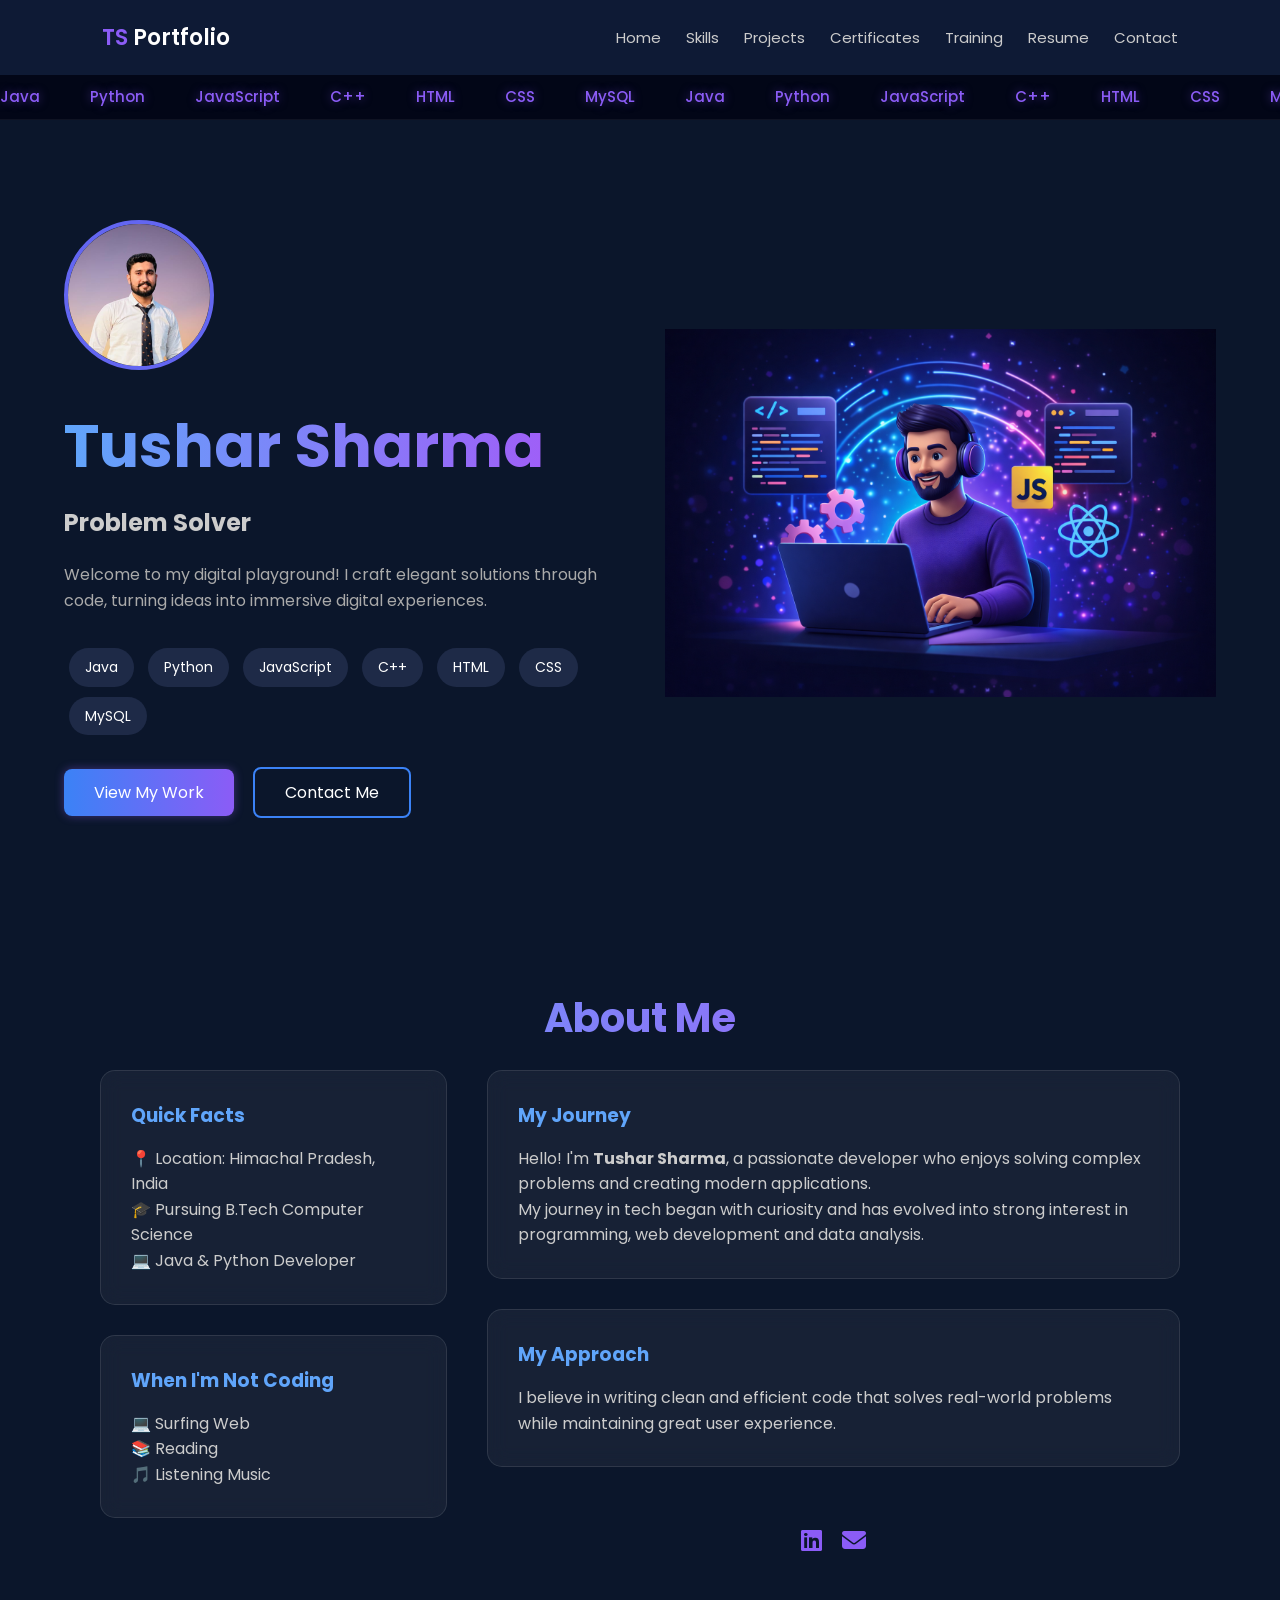
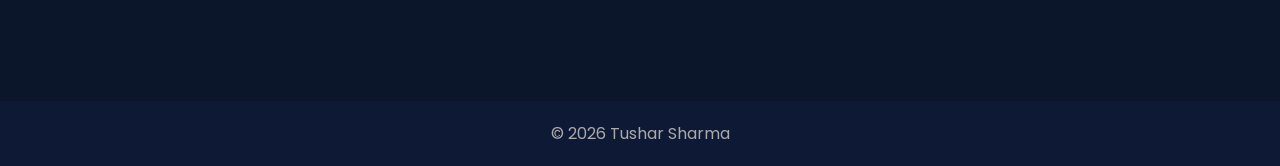
<file: index.html>
<!DOCTYPE html>
<html lang="en">

<head>

<meta charset="UTF-8">
<meta name="viewport" content="width=device-width, initial-scale=1.0">

<title>Tushar Sharma Portfolio</title>

<link rel="stylesheet" href="style.css">

<link href="https://fonts.googleapis.com/css2?family=Poppins:wght@300;400;600&display=swap" rel="stylesheet">

<!-- ADD THIS FOR ICONS -->
<link rel="stylesheet"
href="https://cdnjs.cloudflare.com/ajax/libs/font-awesome/6.5.1/css/all.min.css">

</head>

<body>

<!-- https://portfolio-amber-tau-wenro6rjv8.vercel.app/ -->
<!-- NAVBAR -->

<nav class="navbar">

<div class="logo">
<span>TS</span> Portfolio
</div>

<ul>
<li><a href="#home">Home</a></li>
<li><a href="skills.html">Skills</a></li>
<li><a href="projects.html">Projects</a></li>
<li><a href="certificates.html">Certificates</a></li>
<li><a href="extra.html">Training</a></li>
<li><a href="resume.html">Resume</a></li>
<li><a href="contact.html">Contact</a></li>
</ul>

</nav>

<!-- TOP TICKER -->
<div class="top-ticker">
  <div class="ticker-track">
    <span>Java</span>
    <span>Python</span>
    <span>JavaScript</span>
    <span>C++</span>
    <span>HTML</span>
    <span>CSS</span>
    <span>MySQL</span>

    <!-- duplicate -->
    <span>Java</span>
    <span>Python</span>
    <span>JavaScript</span>
    <span>C++</span>
    <span>HTML</span>
    <span>CSS</span>
    <span>MySQL</span>


    <!-- duplicate -->
    <span>Java</span>
    <span>Python</span>
    <span>JavaScript</span>
    <span>C++</span>
    <span>HTML</span>
    <span>CSS</span>
    <span>MySQL</span>
  </div>
</div>

<!-- HERO SECTION -->

<section class="hero">

<div class="hero-container">




<!-- LEFT CONTENT -->

<div class="hero-left">

<img src="photo.jpeg" class="profile">

<h1 class="gradient-text">Tushar Sharma</h1>

<h2 class="role">Problem Solver</h2>

<p>
Welcome to my digital playground! I craft elegant solutions through code,
turning ideas into immersive digital experiences.
</p>

<div class="skills">
<span>Java</span>
<span>Python</span>
<span>JavaScript</span>
<span>C++</span>
<span>HTML</span>
<span>CSS</span>
<span>MySQL</span>
</div>

<div class="buttons">
<a href="projects.html" class="btn1">View My Work</a>
<a href="contact.html" class="btn2">Contact Me</a>
</div>

</div>


<!-- RIGHT 3D IMAGE -->

<div class="hero-right">

<img src="3d.png" class="hero-3d">

</div>

</div>

</section>

<!-- ABOUT SECTION -->

<section class="about">

<h2 class="section-title">About Me</h2>

<div class="about-container">

<!-- LEFT SIDE -->

<div class="left-about">

<div class="card">
<h3>Quick Facts</h3>
<p>📍 Location: Himachal Pradesh, India</p>
<p>🎓 Pursuing B.Tech Computer Science</p>
<p>💻 Java & Python Developer</p>
</div>

<div class="card">
<h3>When I'm Not Coding</h3>
<p>💻 Surfing Web</p>
<p>📚 Reading</p>
<p>🎵 Listening Music</p>
</div>

</div>


<!-- RIGHT SIDE -->

<div class="right-about">

<div class="card">

<h3>My Journey</h3>

<p>
Hello! I'm <b>Tushar Sharma</b>, a passionate developer who enjoys solving
complex problems and creating modern applications.
</p>

<p>
My journey in tech began with curiosity and has evolved into strong
interest in programming, web development and data analysis.
</p>

</div>


<div class="card">

<h3>My Approach</h3>

<p>
I believe in writing clean and efficient code that solves real-world
problems while maintaining great user experience.
</p>

</div>


<!-- SOCIAL ICONS -->

<div class="social-icons">

<a href="https://www.linkedin.com/in/tushar-sharma-a736a018b/">
<i class="fa-brands fa-linkedin"></i>
</a>

<a href="mailto:tusharsharma11000@example.com">
<i class="fa-solid fa-envelope"></i>
</a>

</div>

</div>

</div>

</section>



<footer>

<p>© 2026 Tushar Sharma</p>

</footer>

<script src="script.js"></script>

</body>

</html>
</file>
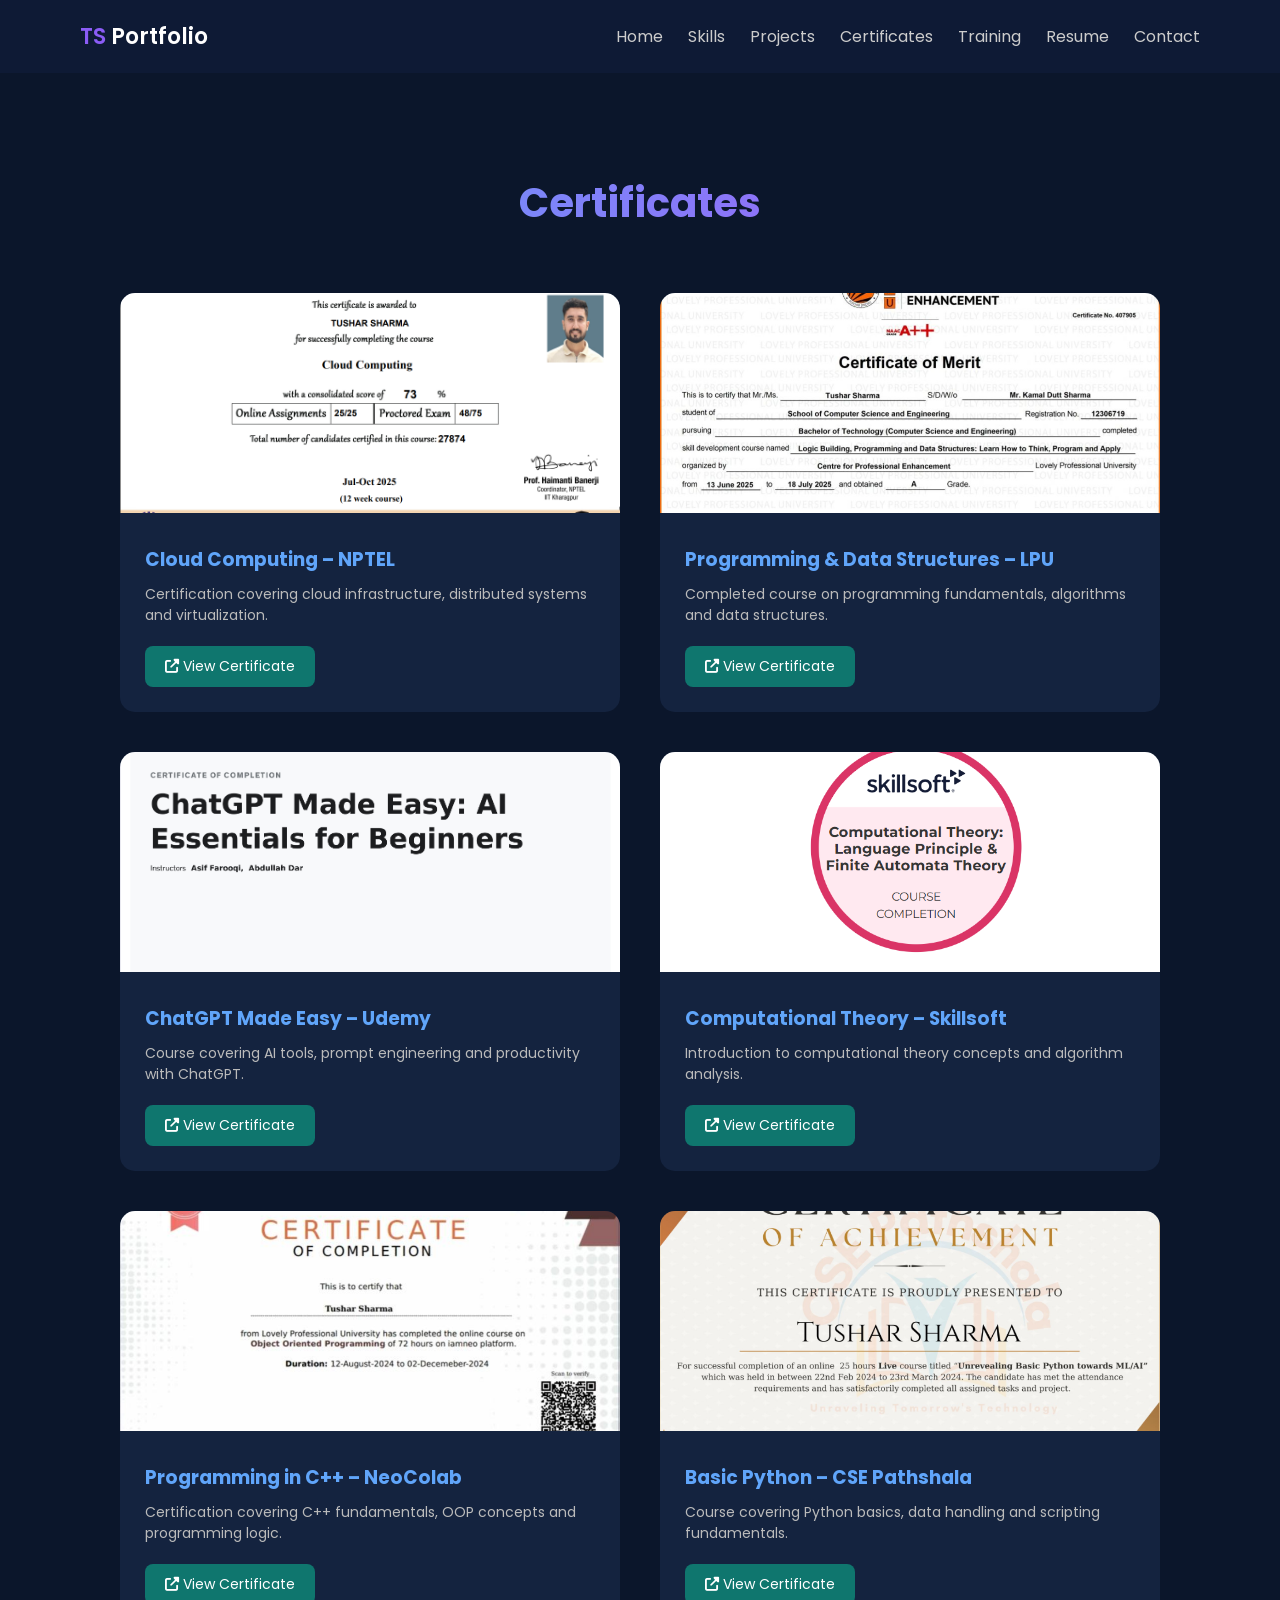
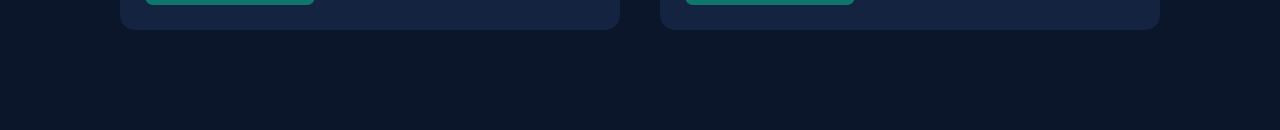
<file: certificates.html>
<!DOCTYPE html>

<html lang="en">

<head>
<meta charset="UTF-8">
<meta name="viewport" content="width=device-width, initial-scale=1.0">

<title>Certificates | Tushar Sharma</title>

<link rel="stylesheet" href="certificates.css">

<link rel="stylesheet"
href="https://cdnjs.cloudflare.com/ajax/libs/font-awesome/6.5.1/css/all.min.css">

<link href="https://fonts.googleapis.com/css2?family=Poppins:wght@300;400;600&display=swap" rel="stylesheet">

</head>

<body>

<!-- NAVBAR -->

<nav class="navbar">
<div class="logo"><span>TS</span> Portfolio</div>

<ul>
<li><a href="index.html">Home</a></li>
<li><a href="skills.html">Skills</a></li>
<li><a href="projects.html">Projects</a></li>
<li><a href="certificates.html">Certificates</a></li>
<li><a href="extra.html">Training</a></li>
<li><a href="resume.html">Resume</a></li>
<li><a href="contact.html">Contact</a></li>
</ul>
</nav>

<!-- CERTIFICATES SECTION -->

<section class="certificates">

<h2 class="section-title">Certificates</h2>

<div class="cert-container">

<!-- CERTIFICATE 1 -->

<div class="cert-card">
<img src="NPTL.png" class="cert-img">
<div class="cert-content">
<h3>Cloud Computing – NPTEL</h3>
<p>Certification covering cloud infrastructure, distributed systems and virtualization.</p>
<a href="https://archive.nptel.ac.in/noc/Ecertificate/?q=NPTEL25CS107S135870020410941827" class="cert-btn">
<i class="fa-solid fa-up-right-from-square"></i> View Certificate
</a>
</div>
</div>

<!-- CERTIFICATE 2 -->

<div class="cert-card">
<img src="cert2.png" class="cert-img">
<div class="cert-content">
<h3>Programming & Data Structures – LPU</h3>
<p>Completed course on programming fundamentals, algorithms and data structures.</p>
<a href="https://www.linkedin.com/posts/tushar-sharma-a736a018b_learning-programming-datastructures-activity-7370269265947447296-OlE9/?utm_source=share&utm_medium=member_desktop&rcm=ACoAACzGJ_cBYpk13WdXmJkdjZjWjBbntXmwJqo" class="cert-btn">
<i class="fa-solid fa-up-right-from-square"></i> View Certificate
</a>
</div>
</div>

<!-- CERTIFICATE 3 -->

<div class="cert-card">
<img src="cert3.png" class="cert-img">
<div class="cert-content">
<h3>ChatGPT Made Easy – Udemy</h3>
<p>Course covering AI tools, prompt engineering and productivity with ChatGPT.</p>
<a href="https://www.udemy.com/certificate/UC-3c59edfa-e149-41e5-9077-3f76a1113ea8/" class="cert-btn">
<i class="fa-solid fa-up-right-from-square"></i> View Certificate
</a>
</div>
</div>

<!-- CERTIFICATE 4 -->

<div class="cert-card">
<img src="cert4.png" class="cert-img">
<div class="cert-content">
<h3>Computational Theory – Skillsoft</h3>
<p>Introduction to computational theory concepts and algorithm analysis.</p>
<a href="https://skillsoft.digitalbadges.skillsoft.com/94e1f18a-9ef0-4b16-8bff-8b86dcd2cbd4#acc.aVWoD62C" class="cert-btn">
<i class="fa-solid fa-up-right-from-square"></i> View Certificate
</a>
</div>
</div>

<!-- CERTIFICATE 5 -->

<div class="cert-card">
<img src="cert5.png" class="cert-img">
<div class="cert-content">
<h3>Programming in C++ – NeoColab</h3>
<p>Certification covering C++ fundamentals, OOP concepts and programming logic.</p>
<a href="https://lpucolab438.examly.io/certificate/U2FsdGVkX19T19nMUDCtij9QlmXdqTYeD7lGo22POz8%3D" class="cert-btn">
<i class="fa-solid fa-up-right-from-square"></i> View Certificate
</a>
</div>
</div>

<!-- CERTIFICATE 6 -->

<div class="cert-card">
<img src="cert6.png" class="cert-img">
<div class="cert-content">
<h3>Basic Python – CSE Pathshala</h3>
<p>Course covering Python basics, data handling and scripting fundamentals.</p>
<a href="https://www.linkedin.com/posts/tushar-sharma-a736a018b_activity-7180166533967409153-Zo_h/?utm_source=share&utm_medium=member_desktop&rcm=ACoAACzGJ_cBYpk13WdXmJkdjZjWjBbntXmwJqo" class="cert-btn">
<i class="fa-solid fa-up-right-from-square"></i> View Certificate
</a>
</div>
</div>

</div>

</section>

</body>
</html>
</file>
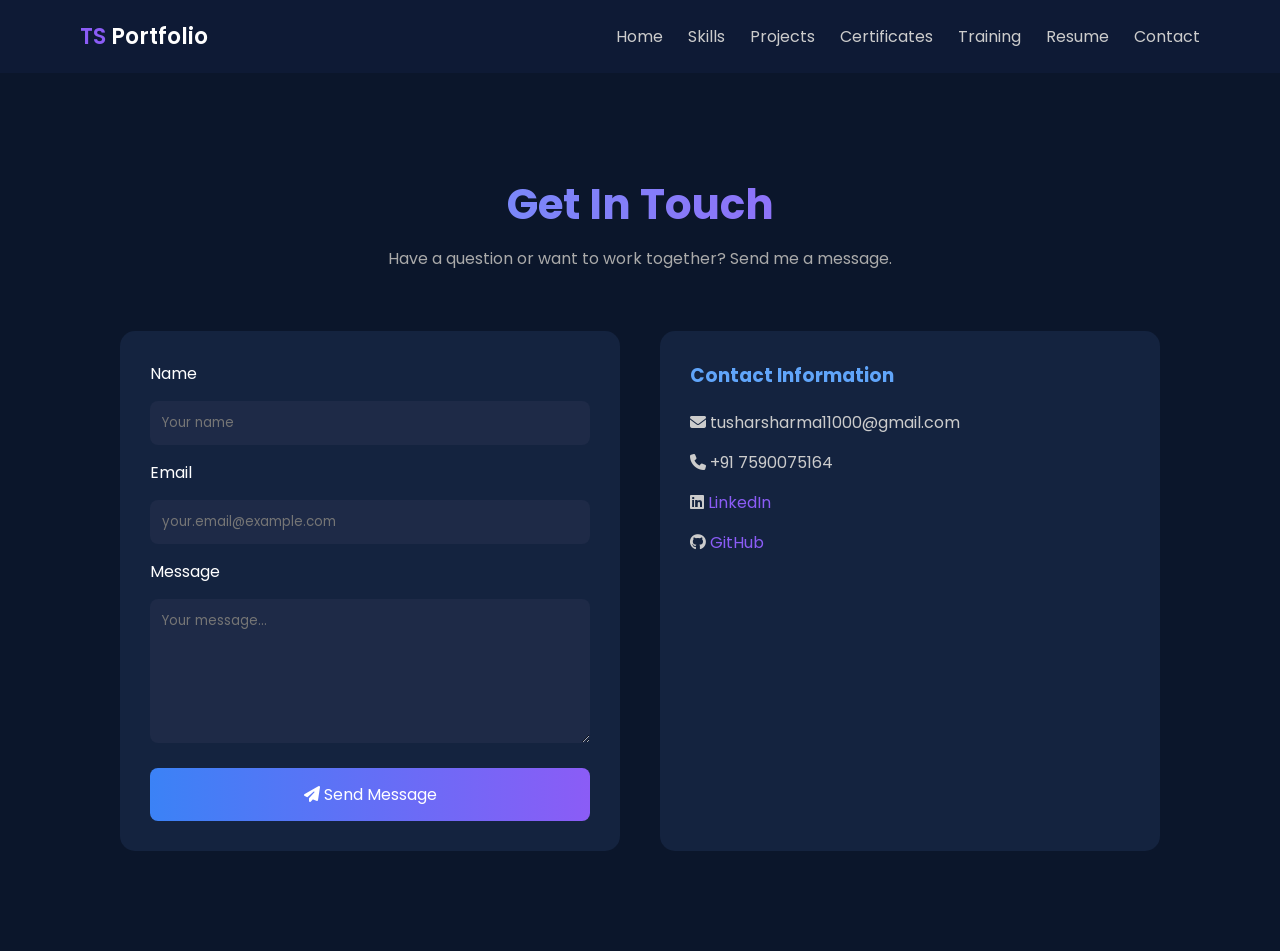
<file: contact.html>
<!DOCTYPE html>

<html lang="en">

<head>
<meta charset="UTF-8">
<meta name="viewport" content="width=device-width, initial-scale=1.0">

<title>Contact | Tushar Sharma</title>

<link rel="stylesheet" href="contact.css">

<link rel="stylesheet"
href="https://cdnjs.cloudflare.com/ajax/libs/font-awesome/6.5.1/css/all.min.css">

<link href="https://fonts.googleapis.com/css2?family=Poppins:wght@300;400;600&display=swap" rel="stylesheet">

</head>

<body>

<!-- NAVBAR -->

<nav class="navbar">

<div class="logo">
<span>TS</span> Portfolio
</div>

<ul>
<li><a href="index.html">Home</a></li>
<li><a href="skills.html">Skills</a></li>
<li><a href="projects.html">Projects</a></li>
<li><a href="certificates.html">Certificates</a></li>
<li><a href="extra.html">Training</a></li>
<li><a href="resume.html">Resume</a></li>
<li><a href="contact.html">Contact</a></li>
</ul>

</nav>

<!-- CONTACT SECTION -->

<section class="contact">

<h2 class="title">Get In Touch</h2>

<p class="subtitle">
Have a question or want to work together? Send me a message.
</p>

<div class="contact-container">

<!-- CONTACT FORM -->

<form action="https://formspree.io/f/mojkdaqd" method="POST" class="contact-form">

<label>Name</label> <input type="text" name="name" placeholder="Your name" required>

<label>Email</label> <input type="email" name="email" placeholder="your.email@example.com" required>

<label>Message</label>

<textarea name="message" rows="6" placeholder="Your message..." required></textarea>

<button type="submit">
<i class="fa-solid fa-paper-plane"></i> Send Message
</button>

</form>

<!-- CONTACT INFO -->

<div class="contact-info">

<h3>Contact Information</h3>

<p>
<i class="fa-solid fa-envelope"></i>
tusharsharma11000@gmail.com
</p>

<p>
<i class="fa-solid fa-phone"></i>
+91 7590075164
</p>

<p>
<i class="fa-brands fa-linkedin"></i>
<a href="https://www.linkedin.com/in/tushar-sharma-a736a018b/">LinkedIn</a>
</p>

<p>
<i class="fa-brands fa-github"></i>
<a href="https://github.com/tusharsharma11000">GitHub</a>
</p>

</div>

</div>

</section>

</body>
</html>
</file>
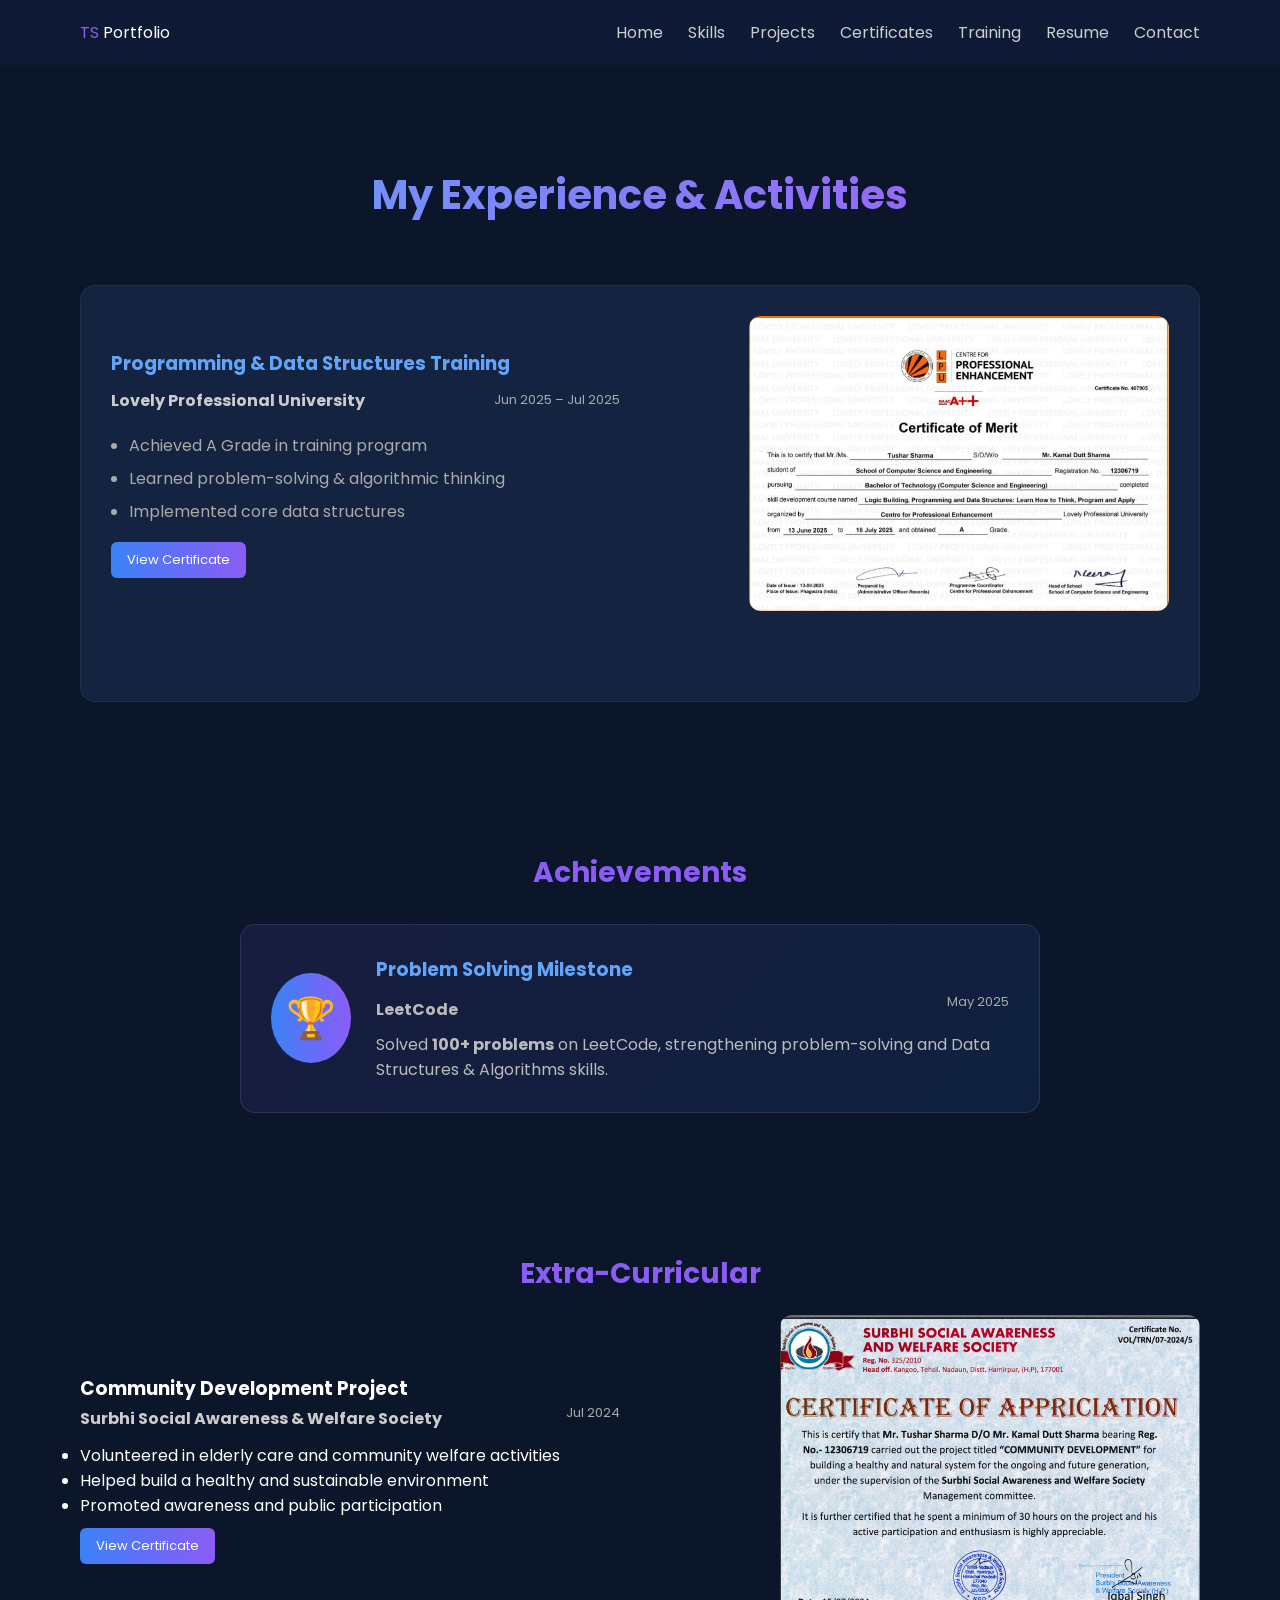
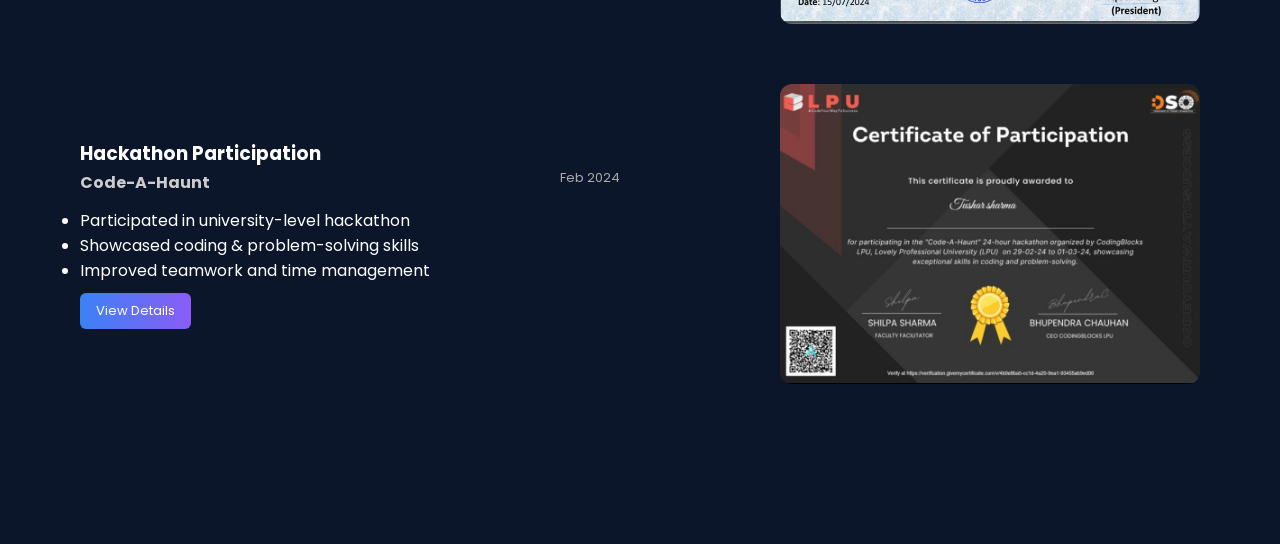
<file: extra.html>
<!DOCTYPE html>
<html lang="en">
<head>
<meta charset="UTF-8">
<meta name="viewport" content="width=device-width, initial-scale=1.0">

<title>Activities | Tushar Sharma</title>

<link rel="stylesheet" href="extra.css">
<link href="https://fonts.googleapis.com/css2?family=Poppins:wght@300;400;600&display=swap" rel="stylesheet">
</head>

<body>

<!-- NAVBAR -->

<nav class="navbar">
<div class="logo"><span>TS</span> Portfolio</div>

<ul>
<li><a href="index.html">Home</a></li>
<li><a href="skills.html">Skills</a></li>
<li><a href="projects.html">Projects</a></li>
<li><a href="certificates.html">Certificates</a></li>
<li><a href="extra.html">Training</a></li>
<li><a href="resume.html">Resume</a></li>
<li><a href="contact.html">Contact</a></li>
</ul>
</nav>


<section class="extra">

<h2 class="section-title">My Experience & Activities</h2>

<!-- TRAINING SECTION -->

<div class="extra-card">

<div class="extra-flex">

<!-- LEFT CONTENT -->
<div class="extra-text">

<h3>Programming & Data Structures Training</h3>

<div class="edu-row">
    <p class="university"><b>Lovely Professional University</b></p>
    <span class="date">Jun 2025 – Jul 2025</span>
</div>

<ul>
<li>Achieved A Grade in training program</li>
<li>Learned problem-solving & algorithmic thinking</li>
<li>Implemented core data structures</li>
</ul>

<a href="https://www.linkedin.com/posts/tushar-sharma-a736a018b_learning-programming-datastructures-activity-7370269265947447296-OlE9/?utm_source=share&utm_medium=member_desktop&rcm=ACoAACzGJ_cBYpk13WdXmJkdjZjWjBbntXmwJqo" class="extra-btn">View Certificate</a>

</div>

<!-- RIGHT IMAGE -->
<div class="extra-image">
<img src="training.png" alt="Training Image">
</div>

</div>

</div>

<!-- ACHIEVEMENTS SECTION -->

<section class="achievements">

<h2 class="sub-title">Achievements</h2>

<div class="achievement-card">

<div class="achievement-icon">
🏆
</div>

<div class="achievement-content">

<h3>Problem Solving Milestone</h3>

<div class="edu-row">
<p><b>LeetCode</b></p>
<span class="date">May 2025</span>
</div>

<p>
Solved <b>100+ problems</b> on LeetCode, strengthening problem-solving
and Data Structures & Algorithms skills.
</p>

</div>

</div>

</section>

<!-- EXTRA CURRICULAR -->

<h3 class="sub-title">Extra-Curricular</h3>

<div class="extra-container">

<!-- CARD 1 -->

<div class="extra-flex">

    <!-- LEFT TEXT -->
    <div class="extra-text">

        <h3>Community Development Project</h3>

        <div class="edu-row">
            <p class="university"><b>Surbhi Social Awareness & Welfare Society</b></p>
            <span class="date">Jul 2024</span>
        </div>

        <ul>
            <li>Volunteered in elderly care and community welfare activities</li>
            <li>Helped build a healthy and sustainable environment</li>
            <li>Promoted awareness and public participation</li>
        </ul>

        <a href="https://drive.google.com/file/d/1ZMl-3VLCyiRcY9HdqrcumEVCI-cafDE4/view" class="extra-btn">View Certificate</a>

    </div>

    <!-- RIGHT IMAGE -->
    <div class="extra-image">
        <img src="community.png" alt="Community Project">
    </div>

</div>

<!-- CARD 2 -->

<div class="extra-flex">

    <div class="extra-text">

        <h3>Hackathon Participation</h3>

        <div class="edu-row">
            <p class="university"><b>Code-A-Haunt</b></p>
            <span class="date">Feb 2024</span>
        </div>

        <ul>
            <li>Participated in university-level hackathon</li>
            <li>Showcased coding & problem-solving skills</li>
            <li>Improved teamwork and time management</li>
        </ul>

        <a href="https://certificate.givemycertificate.com/c/4b0e8ba5-cc1d-4a20-9ea1-93455ab9ed00" class="extra-btn">View Details</a>

    </div>

    <div class="extra-image">
        <img src="hackathon.png" alt="Hackathon">
    </div>

</div>
</file>
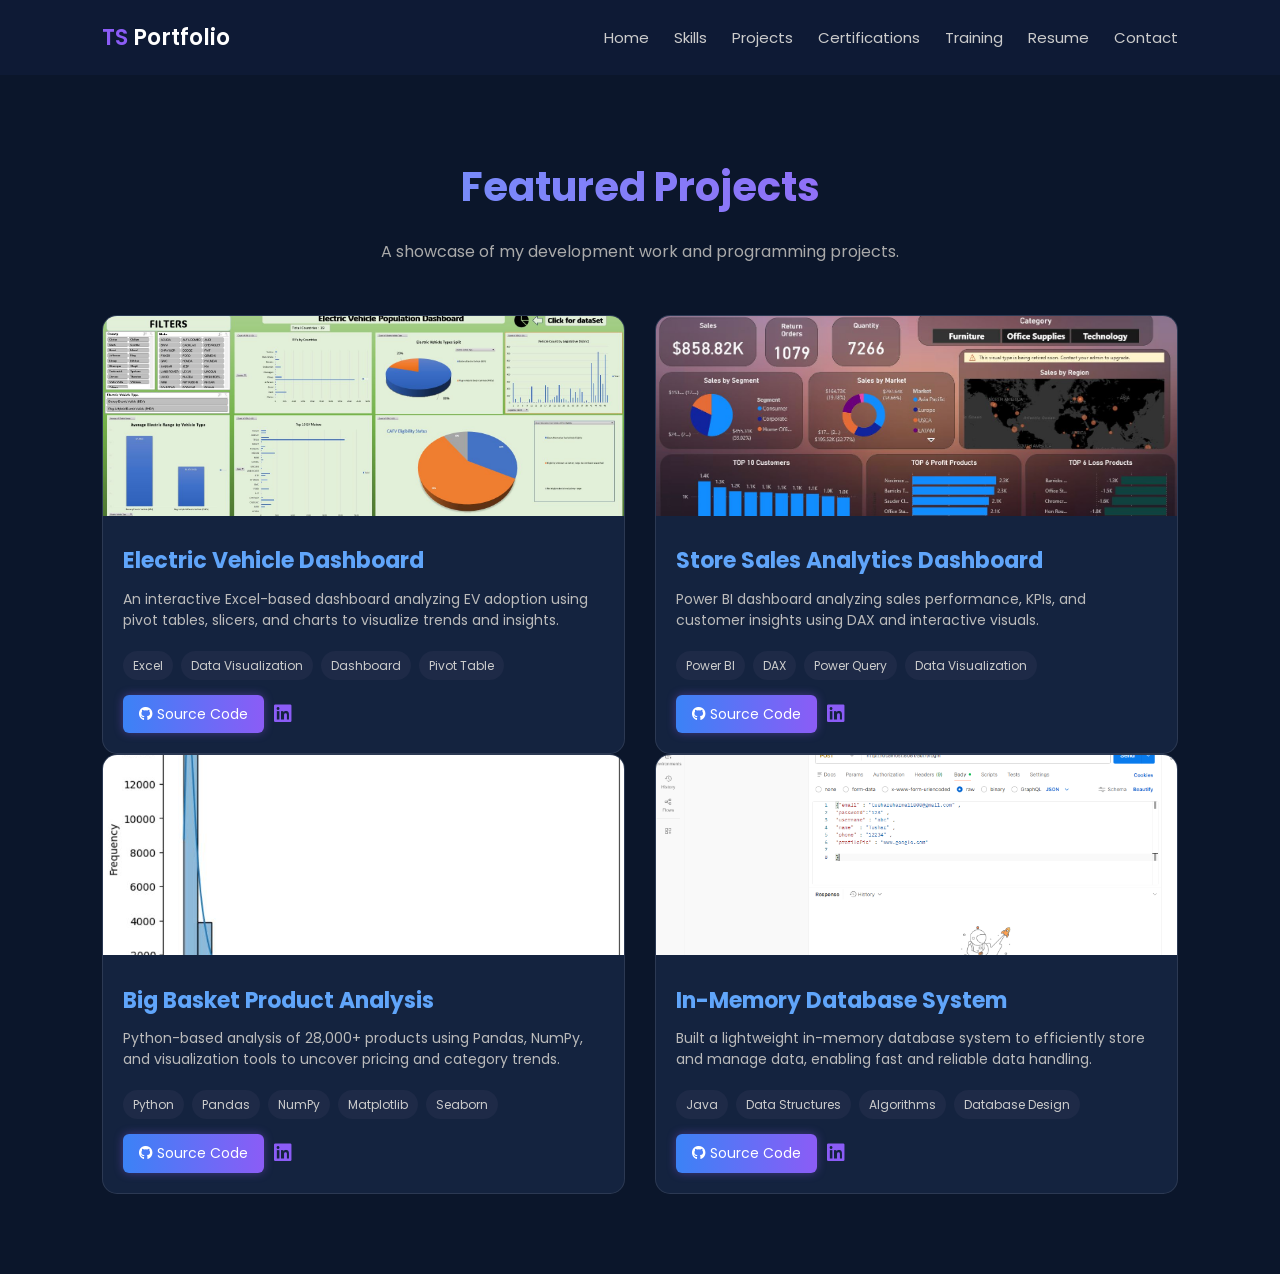
<file: projects.html>
<!DOCTYPE html>

<html lang="en">

<head>
<meta charset="UTF-8">
<meta name="viewport" content="width=device-width, initial-scale=1.0">

<title>Projects | Tushar Sharma</title>

<link rel="stylesheet" href="style.css">

<link rel="stylesheet"
href="https://cdnjs.cloudflare.com/ajax/libs/font-awesome/6.5.1/css/all.min.css">

<link href="https://fonts.googleapis.com/css2?family=Poppins:wght@300;400;600&display=swap" rel="stylesheet">

</head>

<body>

<!-- NAVBAR -->

<nav class="navbar">

<div class="logo">
<span>TS</span> Portfolio
</div>

<ul>
<li><a href="index.html">Home</a></li>
<li><a href="skills.html">Skills</a></li>
<li><a href="projects.html">Projects</a></li>
<li><a href="certificates.html">Certifications</a></li>
<li><a href="extra.html">Training</a></li>
<li><a href="resume.html">Resume</a></li>
<li><a href="contact.html">Contact</a></li>
</ul>

</nav>

<!-- PROJECT SECTION -->

<section class="projects">

<h2 class="section-title">Featured Projects</h2>

<p class="project-subtitle">
A showcase of my development work and programming projects.
</p>

<div class="projects-container">

  <!-- ROW 1 -->
  <div class="project-row reveal-row">

    <!-- PROJECT 1 -->
    <div class="project-card">
      <img src="excel.jpg" class="project-img">
      <div class="project-content">
        <h3>Electric Vehicle Dashboard</h3>
        <p>
        An interactive Excel-based dashboard analyzing EV adoption using pivot tables,
        slicers, and charts to visualize trends and insights.
        </p>
        <div class="tech">
          <span>Excel</span>
          <span>Data Visualization</span>
          <span>Dashboard</span>
          <span>Pivot Table</span>
        </div>
        <div class="project-links">
          <a href="https://github.com/tusharsharma11000/Excel-Interactive-Dashboard/tree/main" class="github-btn">
            <i class="fa-brands fa-github"></i> Source Code
          </a>
          <a href="#" class="linkedin-btn">
            <i class="fa-brands fa-linkedin"></i>
          </a>
        </div>
      </div>
    </div>

    <!-- PROJECT 2 -->
    <div class="project-card">
      <img src="python.jpg" class="project-img">
      <div class="project-content">
        <h3>Big Basket Product Analysis</h3>
        <p>
        Python-based analysis of 28,000+ products using Pandas, NumPy,
        and visualization tools to uncover pricing and category trends.
        </p>
        <div class="tech">
          <span>Python</span>
          <span>Pandas</span>
          <span>NumPy</span>
          <span>Matplotlib</span>
          <span>Seaborn</span>
        </div>
        <div class="project-links">
          <a href="https://github.com/tusharsharma11000/DS-Python-project" class="github-btn">
            <i class="fa-brands fa-github"></i> Source Code
          </a>
          <a href="https://www.linkedin.com/posts/tushar-sharma-a736a018b_just-completed-my-data-science-toolbox-activity-7316743015148965888-4WOO?utm_source=share&utm_medium=member_desktop&rcm=ACoAACzGJ_cBYpk13WdXmJkdjZjWjBbntXmwJqo" class="linkedin-btn">
            <i class="fa-brands fa-linkedin"></i>
          </a>
        </div>
      </div>
    </div>

  </div>


  <!-- ROW 2 -->
  <div class="project-row reveal-row">

    <!-- PROJECT 3 -->
    <div class="project-card">
      <img src="powerbi.jpg" class="project-img">
      <div class="project-content">
        <h3>Store Sales Analytics Dashboard</h3>
        <p>
        Power BI dashboard analyzing sales performance, KPIs, and customer insights
        using DAX and interactive visuals.
        </p>
        <div class="tech">
          <span>Power BI</span>
          <span>DAX</span>
          <span>Power Query</span>
          <span>Data Visualization</span>
        </div>
        <div class="project-links">
          <a href="https://github.com/tusharsharma11000/Intractive-PowerBI-Project-" class="github-btn">
            <i class="fa-brands fa-github"></i> Source Code
          </a>
          <a href="https://www.linkedin.com/posts/tushar-sharma-a736a018b_powerbi-dataanalytics-dashboarddesign-activity-7405966982606401539-4Sfl?utm_source=share&utm_medium=member_desktop&rcm=ACoAACzGJ_cBYpk13WdXmJkdjZjWjBbntXmwJqo" class="linkedin-btn">
            <i class="fa-brands fa-linkedin"></i>
          </a>
        </div>
      </div>
    </div>

    <!-- PROJECT 4 -->
    <div class="project-card">
      <img src="java.png" class="project-img">
      <div class="project-content">
        <h3>In-Memory Database System</h3>
        <p>
        Built a lightweight in-memory database system to efficiently store and manage data, enabling fast and 
reliable data handling. 
        </p>
        <div class="tech">
          <span>Java</span>
          <span>Data Structures</span>
          <span>Algorithms</span>
          <span>Database Design</span>
        </div>
        <div class="project-links">
          <a href="https://github.com/tusharsharma11000/mini-project-2" class="github-btn">
            <i class="fa-brands fa-github"></i> Source Code
          </a>
          <a href="#" class="linkedin-btn">
            <i class="fa-brands fa-linkedin"></i>
          </a>
        </div>
      </div>
    </div>

  </div>

</div>
</file>
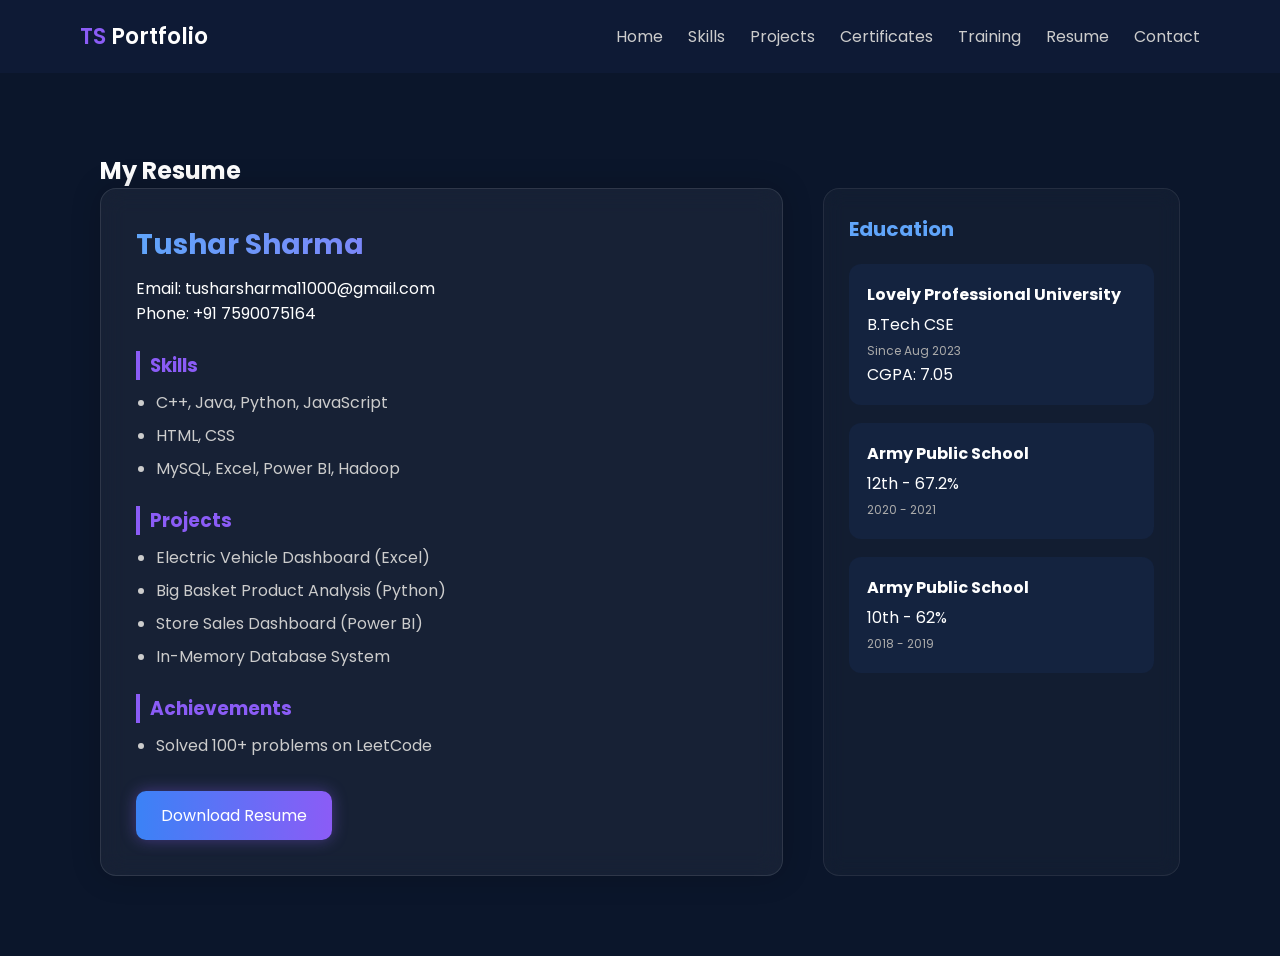
<file: resume.html>
<!DOCTYPE html>
<html lang="en">

<head>
<meta charset="UTF-8">
<meta name="viewport" content="width=device-width, initial-scale=1.0">

<title>Resume | Tushar Sharma</title>

<link rel="stylesheet" href="resume.css">

<link rel="stylesheet"
href="https://cdnjs.cloudflare.com/ajax/libs/font-awesome/6.5.1/css/all.min.css">

<link href="https://fonts.googleapis.com/css2?family=Poppins:wght@300;400;600&display=swap" rel="stylesheet">

</head>

<body>

<!-- NAVBAR -->

<nav class="navbar">

<div class="logo">
<span>TS</span> Portfolio
</div>

<ul>
<li><a href="index.html">Home</a></li>
<li><a href="skills.html">Skills</a></li>
<li><a href="projects.html">Projects</a></li>
<li><a href="certificates.html">Certificates</a></li>
<li><a href="extra.html">Training</a></li>
<li><a href="resume.html">Resume</a></li>
<li><a href="contact.html">Contact</a></li>

</ul>

</nav>


<!-- RESUME HEADER -->

<section class="resume-section">

<h1 class="title">My Resume</h1>

<div class="resume-container">

    <!-- LEFT SIDE (RESUME) -->
    <div class="resume-left">

        <h2>Tushar Sharma</h2>
        <p>Email: tusharsharma11000@gmail.com</p>
        <p>Phone: +91 7590075164</p>

        <h3>Skills</h3>
        <ul>
            <li>C++, Java, Python, JavaScript</li>
            <li>HTML, CSS</li>
            <li>MySQL, Excel, Power BI, Hadoop</li>
        </ul>

        <h3>Projects</h3>
        <ul>
            <li>Electric Vehicle Dashboard (Excel)</li>
            <li>Big Basket Product Analysis (Python)</li>
            <li>Store Sales Dashboard (Power BI)</li>
            <li>In-Memory Database System</li>
        </ul>

        <h3>Achievements</h3>
        <ul>
            <li>Solved 100+ problems on LeetCode</li>
        </ul>

        <a href="Tushar CV(12306719).pdf" download class="download-btn">
            Download Resume
        </a>

    </div>


    <!-- RIGHT SIDE (EDUCATION) -->
    <div class="resume-right">

        <h3>Education</h3>

        <div class="edu-box">
            <h4>Lovely Professional University</h4>
            <p>B.Tech CSE</p>
            <span>Since Aug 2023</span>
            <p>CGPA: 7.05</p>
        </div>

        <div class="edu-box">
            <h4>Army Public School</h4>
            <p>12th - 67.2%</p>
            <span>2020 - 2021</span>
        </div>

        <div class="edu-box">
            <h4>Army Public School</h4>
            <p>10th - 62%</p>
            <span>2018 - 2019</span>
        </div>

    </div>

</div>

</section>
</file>
<file: style.css>
*{
margin:0;
padding:0;
box-sizing:border-box;
font-family:Poppins;
}

body{
background: radial-gradient(circle at top, #0f172a, #020617);
color:white;
line-height:1.6;
}

/* NAVBAR */

.navbar{
display:flex;
justify-content:space-between;
align-items:center;
padding:20px 80px;

background: rgba(14,26,53,0.7);
backdrop-filter: blur(10px);

position:sticky;
top:0;
z-index:1000;
}

.logo{
font-size:22px;
font-weight:600;
}

.logo span{
color:#8b5cf6;
}

.navbar ul{
display:flex;
gap:25px;
list-style:none;
}

.navbar a{
text-decoration:none;
color:#ccc;
font-size:15px;
transition:0.3s;
}

.navbar a:hover{
color:#8b5cf6;
}


/* HERO */

.hero{
text-align:center;
padding:120px 20px;
}

.profile{
width:150px;
height:150px;
border-radius:50%;
border:4px solid #6366f1;
margin-bottom:20px;
object-fit:cover;
}

.gradient-text{
font-size:60px;
background:linear-gradient(90deg,#60a5fa,#a855f7,#22d3ee);
-webkit-background-clip:text;
background-clip:text;
color:transparent;
}

.role{
margin-top:10px;
color:#ccc;
}

.hero p{
max-width:600px;
margin:auto;
margin-top:20px;
color:#aaa;
}

/* HERO LAYOUT */

.hero-container{
display:flex;
align-items:center;
justify-content:space-between;
max-width:1200px;
margin:auto;
gap:50px;
}

/* LEFT */

.hero-left{
flex:1;
text-align:left;
}

/* RIGHT */

.hero-right{
flex:1;
display:flex;
justify-content:center;
}

/* 3D IMAGE */

.hero-3d{
width:600px;
animation: float 4s ease-in-out infinite;
}

/* FLOAT ANIMATION */

@keyframes float{
0%{ transform: translateY(0px); }
50%{ transform: translateY(-20px); }
100%{ transform: translateY(0px); }
}
/* SKILLS TAGS */

.skills{
margin-top:30px;
}

.skills span{
background:#1e2a47;
padding:8px 16px;
border-radius:20px;
margin:5px;
display:inline-block;
font-size:14px;
}

/* TOP TICKER */

.top-ticker{
width:100%;
overflow:hidden;
background:#020617;
padding:10px 0;
border-bottom:1px solid rgba(255,255,255,0.05);
}

/* TRACK */

.ticker-track{
display:flex;
gap:50px;
width:max-content;
animation: scroll 18s linear infinite;
}

/* TEXT */

.ticker-track span{
color:#8b5cf6;
font-size:15px;
font-weight:500;
white-space:nowrap;
text-shadow:0 0 10px rgba(139,92,246,0.5);
}

/* ANIMATION */

@keyframes scroll{
0%{ transform: translateX(0); }
100%{ transform: translateX(-50%); }
}

/* BUTTONS */

.buttons{
margin-top:40px;
}

.btn1{
background:linear-gradient(90deg,#3b82f6,#8b5cf6);
padding:12px 30px;
border-radius:8px;
color:white;
text-decoration:none;
margin-right:15px;
transition:0.3s;
box-shadow:0 0 10px rgba(139,92,246,0.4);
}

.btn1:hover{
transform:scale(1.05);
box-shadow:0 0 20px rgba(139,92,246,0.7);
}

.btn2{
border:2px solid #3b82f6;
padding:12px 30px;
border-radius:8px;
text-decoration:none;
color:white;
transition:0.3s;
}

.btn2:hover{
background:#3b82f6;
}


/* ABOUT SECTION */

.about{
padding:80px 100px;
}

.section-title{
text-align:center;
font-size:40px;
margin-bottom:50px;

background:linear-gradient(90deg,#60a5fa,#a855f7);
-webkit-background-clip:text;
background-clip:text;
color:transparent;
}

/* LAYOUT */

.about-container{
display:grid;
grid-template-columns:1fr 2fr;
gap:40px;
max-width:1100px;
margin:auto;
}

.left-about,
.right-about{
display:flex;
flex-direction:column;
gap:30px;
}

/* CARD (GLASS EFFECT) */

.card{
background: rgba(255,255,255,0.05);
backdrop-filter: blur(10px);
padding:30px;
border-radius:15px;
color:#ccc;
border:1px solid rgba(255,255,255,0.1);
transition:0.3s;
}

.card:hover{
transform:translateY(-8px);
box-shadow:0 0 25px rgba(139,92,246,0.3);
}

.card h3{
margin-bottom:15px;
color:#60a5fa;
}


/* SOCIAL ICONS */

.social-icons{
margin-top:25px;
display:flex;
gap:20px;
justify-content:center;
}

.social-icons a{
font-size:24px;
color:#8b5cf6;
transition:0.3s;
}

.social-icons a:hover{
color:#60a5fa;
transform:scale(1.2);
}


/* FOOTER */

footer{
text-align:center;
padding:20px;
background:#0e1a35;
margin-top:60px;
color:#aaa;
}


/* PROJECT SECTION */

.projects{
padding:100px 120px;
}

.project-subtitle{
text-align:center;
color:#aaa;
margin-bottom:50px;
font-size:16px;
}

/* GRID */

.projects-container{
display:grid;
grid-template-columns:repeat(auto-fit,minmax(350px,1fr));
gap:40px;
}


/* PROJECT CARD (GLASS) */

.project-card{
background: rgba(255,255,255,0.05);
backdrop-filter: blur(10px);
border-radius:15px;
overflow:hidden;
transition:0.3s;
border:1px solid rgba(255,255,255,0.1);
}

.project-card:hover{
transform:translateY(-10px);
box-shadow:0 0 30px rgba(139,92,246,0.3);
}


/* IMAGE */

.project-img{
width:100%;
height:220px;
object-fit:cover;
transition:0.4s;
}

.project-card:hover .project-img{
transform:scale(1.05);
}


/* CONTENT */

.project-content{
padding:25px;
}

.project-content h3{
color:#60a5fa;
margin-bottom:10px;
font-size:22px;
}

.project-content p{
color:#bbb;
margin-bottom:20px;
font-size:14px;
line-height:1.5;
}


/* TECH TAGS */

.tech{
display:flex;
flex-wrap:wrap;
gap:10px;
margin:15px 0 20px 0;
}

.tech span{
background:#1e2a47;
padding:6px 12px;
border-radius:20px;
font-size:12px;
color:#ccc;
white-space:nowrap;
}


/* PROJECT LINKS */

.project-links{
display:flex;
align-items:center;
gap:12px;
}

/* BUTTON */

.github-btn{
background:linear-gradient(90deg,#3b82f6,#8b5cf6);
padding:10px 18px;
border-radius:8px;
color:white;
text-decoration:none;
font-size:14px;
transition:0.3s;
box-shadow:0 0 10px rgba(139,92,246,0.4);
}

.github-btn:hover{
transform:scale(1.05);
box-shadow:0 0 20px rgba(139,92,246,0.7);
}

/* LINKEDIN */

.linkedin-btn{
font-size:20px;
color:#8b5cf6;
transition:0.3s;
}

.linkedin-btn:hover{
color:#60a5fa;
transform:scale(1.2);
}


@media(max-width:900px){
.hero-container{
flex-direction:column;
text-align:center;
}

.hero-left{
text-align:center;
}

.hero-3d{
width:250px;
margin-top:30px;
}
}

/* ================= GLOBAL ================= */

*{
margin:0;
padding:0;
box-sizing:border-box;
font-family:Poppins;
}

body{
background:#0b162b;
color:white;
line-height:1.6;
overflow-x:hidden;
}

img{
max-width:100%;
height:auto;
}

/* ================= NAVBAR ================= */

.navbar{
display:flex;
justify-content:space-between;
align-items:center;
padding:20px 8%;
background:#0e1a35;
position:sticky;
top:0;
z-index:1000;
}

.logo{
font-size:22px;
font-weight:600;
}

.logo span{
color:#8b5cf6;
}

.navbar ul{
display:flex;
gap:25px;
list-style:none;
}

.navbar a{
text-decoration:none;
color:#ccc;
transition:0.3s;
}

.navbar a:hover{
color:#8b5cf6;
}

/* ================= HERO ================= */

.hero{
text-align:center;
padding:100px 5%;
}

.profile{
width:150px;
height:150px;
border-radius:50%;
border:4px solid #6366f1;
margin-bottom:20px;
object-fit:cover;
}

.gradient-text{
font-size:60px;
background:linear-gradient(90deg,#60a5fa,#a855f7);
-webkit-background-clip:text;
color:transparent;
}

.role{
margin-top:10px;
color:#ccc;
}

.hero p{
max-width:600px;
margin:auto;
margin-top:20px;
color:#aaa;
}

/* ================= SKILLS ================= */

.skills{
margin-top:30px;
}

.skills span{
background:#1e2a47;
padding:8px 16px;
border-radius:20px;
margin:5px;
display:inline-block;
font-size:14px;
}

/* ================= BUTTONS ================= */

.buttons{
margin-top:40px;
}

.btn1{
background:linear-gradient(90deg,#3b82f6,#8b5cf6);
padding:12px 30px;
border-radius:8px;
color:white;
text-decoration:none;
margin-right:15px;
transition:0.3s;
}

.btn1:hover{
transform:scale(1.05);
}

.btn2{
border:2px solid #3b82f6;
padding:12px 30px;
border-radius:8px;
text-decoration:none;
color:white;
transition:0.3s;
}

.btn2:hover{
background:#3b82f6;
}

/* ================= PROJECTS ================= */

.projects{
padding:80px 8%;
}

.section-title{
text-align:center;
font-size:40px;
margin-bottom:20px;
background:linear-gradient(90deg,#60a5fa,#a855f7);
-webkit-background-clip:text;
color:transparent;
}

.project-subtitle{
text-align:center;
color:#aaa;
margin-bottom:50px;
}

.projects-container{
display:grid;
grid-template-columns:repeat(auto-fit,minmax(300px,1fr));
gap:30px;
}

.project-card{
background:#14233f;
border-radius:15px;
overflow:hidden;
transition:0.3s;
}

.project-card:hover{
transform:translateY(-8px);
box-shadow:0 10px 30px rgba(100,100,255,0.2);
}

.project-img{
width:100%;
height:200px;
object-fit:cover;
}

.project-content{
padding:20px;
}

.project-content h3{
color:#60a5fa;
margin-bottom:10px;
}

.project-content p{
color:#bbb;
font-size:14px;
}

.tech{
display:flex;
flex-wrap:wrap;
gap:8px;
margin:15px 0;
}

.tech span{
background:#1e2a47;
padding:5px 10px;
border-radius:20px;
font-size:12px;
}

.project-links{
display:flex;
gap:10px;
}

.github-btn{
background:linear-gradient(90deg,#3b82f6,#8b5cf6);
padding:8px 16px;
border-radius:6px;
color:white;
text-decoration:none;
}

.linkedin-btn{
color:#8b5cf6;
font-size:20px;
}

/* ================= EXTRA / TRAINING ================= */

.extra{
padding:80px 8%;
}

.extra-flex{
display:flex;
align-items:center;
justify-content:space-between;
gap:30px;
flex-wrap:wrap;
}

.extra-text{
flex:1;
}

.extra-image{
flex:1;
text-align:right;
}

.extra-image img{
max-width:400px;
border-radius:10px;
}

.sub-title{
text-align:center;
margin:50px 0 20px;
color:#8b5cf6;
}

/* ================= RESUME ================= */

.resume-container{
display:flex;
gap:30px;
padding:80px 8%;
flex-wrap:wrap;
}

.resume-left{
flex:2;
background:#14233f;
padding:25px;
border-radius:12px;
}

.resume-right{
flex:1;
background:#14233f;
padding:20px;
border-radius:12px;
}

/* ================= RESPONSIVE ================= */

/* Tablet */
@media (max-width:1024px){

.gradient-text{
font-size:45px;
}

.projects-container{
grid-template-columns:repeat(2,1fr);
}

}

/* Mobile */
@media (max-width:768px){

.navbar{
flex-direction:column;
}

.navbar ul{
flex-wrap:wrap;
justify-content:center;
gap:12px;
margin-top:10px;
}

.gradient-text{
font-size:32px;
}

.hero{
padding:60px 20px;
}

.projects-container{
grid-template-columns:1fr;
}

.extra-flex{
flex-direction:column;
text-align:center;
}

.extra-image{
text-align:center;
}

.resume-container{
flex-direction:column;
}

.buttons{
display:flex;
flex-direction:column;
gap:10px;
}

.btn1, .btn2{
width:100%;
text-align:center;
}

}

/* Small Mobile */
@media (max-width:480px){

.gradient-text{
font-size:26px;
}

.section-title{
font-size:26px;
}

}
</file>
<file: certificates.css>
*{
margin:0;
padding:0;
box-sizing:border-box;
font-family:Poppins;
}

body{
background:#0b162b;
color:white;
}

/* NAVBAR */

.navbar{
display:flex;
justify-content:space-between;
align-items:center;
padding:20px 80px;
background:#0e1a35;
}

.logo{
font-size:22px;
font-weight:600;
}

.logo span{
color:#8b5cf6;
}

.navbar ul{
display:flex;
gap:25px;
list-style:none;
}

.navbar a{
text-decoration:none;
color:#ccc;
}

.navbar a:hover{
color:#8b5cf6;
}

/* CERTIFICATES */

.certificates{
padding:100px 120px;
}

.section-title{
text-align:center;
font-size:40px;
margin-bottom:60px;
background:linear-gradient(90deg,#60a5fa,#a855f7);
-webkit-background-clip:text;
background-clip:text;
color:transparent;
}

/* GRID */

.cert-container{
display:grid;
grid-template-columns:repeat(auto-fit,minmax(350px,1fr));
gap:40px;
}

/* CARD */

.cert-card{
background:#14233f;
border-radius:15px;
overflow:hidden;
transition:0.3s;
}

.cert-card:hover{
transform:translateY(-8px);
box-shadow:0 10px 30px rgba(100,100,255,0.2);
}

/* IMAGE */

.cert-img{
width:100%;
height:220px;
object-fit:cover;
}

/* CONTENT */

.cert-content{
padding:25px;
}

.cert-content h3{
margin-bottom:10px;
color:#60a5fa;
}

.cert-content p{
color:#bbb;
font-size:14px;
margin-bottom:20px;
}

/* BUTTON */

.cert-btn{
display:inline-block;
background:#0f766e;
padding:10px 20px;
border-radius:8px;
text-decoration:none;
color:white;
font-size:14px;
transition:0.3s;
}

.cert-btn:hover{
background:#115e59;
}
</file>
<file: contact.css>
*{
margin:0;
padding:0;
box-sizing:border-box;
font-family:Poppins;
}

body{
background:#0b162b;
color:white;
}

/* NAVBAR */

.navbar{
display:flex;
justify-content:space-between;
align-items:center;
padding:20px 80px;
background:#0e1a35;
}

.logo{
font-size:22px;
font-weight:600;
}

.logo span{
color:#8b5cf6;
}

.navbar ul{
display:flex;
gap:25px;
list-style:none;
}

.navbar a{
text-decoration:none;
color:#ccc;
}

.navbar a:hover{
color:#8b5cf6;
}

/* CONTACT SECTION */

.contact{
padding:100px 120px;
}

.title{
text-align:center;
font-size:42px;
margin-bottom:10px;

background:linear-gradient(90deg,#60a5fa,#a855f7);
-webkit-background-clip:text;
background-clip:text;
color:transparent;
}

.subtitle{
text-align:center;
color:#aaa;
margin-bottom:60px;
}

.contact-container{
display:grid;
grid-template-columns:1fr 1fr;
gap:40px;
}

/* FORM */

.contact-form{
background:#14233f;
padding:30px;
border-radius:15px;
display:flex;
flex-direction:column;
gap:15px;
}

.contact-form input,
.contact-form textarea{
padding:12px;
border-radius:8px;
border:none;
background:#1e2a47;
color:white;
}

.contact-form button{
margin-top:10px;
background:linear-gradient(90deg,#3b82f6,#8b5cf6);
border:none;
padding:14px;
border-radius:8px;
color:white;
font-size:16px;
cursor:pointer;
}

/* CONTACT INFO */

.contact-info{
background:#14233f;
padding:30px;
border-radius:15px;
}

.contact-info h3{
margin-bottom:20px;
color:#60a5fa;
}

.contact-info p{
margin:15px 0;
color:#ccc;
}

.contact-info a{
color:#8b5cf6;
text-decoration:none;
}
</file>
<file: extra.css>
*{
margin:0;
padding:0;
box-sizing:border-box;
font-family:Poppins;
}

body{
background:#0b162b;
color:white;
}

/* NAVBAR */

.navbar{
display:flex;
justify-content:space-between;
padding:20px 80px;
background:#0e1a35;
}

.navbar ul{
display:flex;
gap:25px;
list-style:none;
}

.navbar a{
text-decoration:none;
color:#ccc;
}

.logo span{
color:#8b5cf6;
}


/* SECTION */

.extra{
padding:100px 80px;
}

.section-title{
text-align:center;
font-size:40px;
margin-bottom:60px;
background:linear-gradient(90deg,#60a5fa,#a855f7);
-webkit-background-clip:text;
background-clip:text;
color:transparent;
}

/* SUB TITLES */

.sub-title{
font-size:28px;
margin:50px 0 20px 0;
text-align:center;
color:#8b5cf6;
}
/* ACHIEVEMENTS SECTION */

.achievements{
padding:60px 80px;
text-align:center;
}

/* CARD */

.achievement-card{
max-width:800px;
margin:30px auto;
display:flex;
align-items:center;
gap:25px;

background:linear-gradient(135deg, rgba(139,92,246,0.1), rgba(59,130,246,0.1));
border:1px solid rgba(255,255,255,0.1);

padding:30px;
border-radius:15px;

transition:0.3s;
}

.achievement-card:hover{
transform:translateY(-8px);
box-shadow:0 0 25px rgba(139,92,246,0.4);
}

/* ICON */

.achievement-icon{
font-size:40px;
background:linear-gradient(90deg,#3b82f6,#8b5cf6);
padding:15px;
border-radius:50%;
}

/* TEXT */

.achievement-content{
text-align:left;
}

.achievement-content h3{
color:#60a5fa;
margin-bottom:8px;
}

.achievement-content p{
color:#bbb;
margin-top:5px;
}

/* DATE ROW */

.edu-row{
display:flex;
justify-content:space-between;
align-items:center;
flex-wrap:wrap;
}

.date{
color:#aaa;
font-size:13px;
}

/* CARD */

.extra-card{
background:#14233f;
padding:30px;
border-radius:15px;
transition:0.3s;
border:1px solid rgba(255,255,255,0.05);
margin-bottom:40px;
}

.extra-card:hover{
transform:translateY(-10px);
box-shadow:0 0 25px rgba(139,92,246,0.3);
}


/* FLEX LAYOUT (IMPORTANT FIX) */

.extra-flex{
display:flex;
align-items:flex-start; /* better alignment */
justify-content:space-between;
gap:40px;
flex-wrap:wrap;
}


/* LEFT TEXT */

.extra-text{
flex:1;
min-width:280px;
}


/* RIGHT IMAGE */

.extra-image{
flex:1;
display:flex;
justify-content:flex-end;
}

.extra-image img{
width:100%;
max-width:380px;
border-radius:12px;
transition:0.3s;
}

.extra-image img:hover{
transform:scale(1.05);
}


/* TEXT */

.extra-card h3{
color:#60a5fa;
margin-bottom:10px;
}

.extra-card p{
margin-bottom:10px;
color:#ccc;
}

.extra-card ul{
padding-left:18px;
color:#aaa;
}

.extra-card li{
margin-bottom:8px;
}


/* DATE (FIXED ISSUE HERE) */

.date{
display:block;
text-align:right;
font-size:12px;
color:#aaa;
margin-bottom:10px;
}


/* BUTTON */

.extra-btn{
display:inline-block;
margin-top:10px;
padding:8px 16px;
background:linear-gradient(90deg,#3b82f6,#8b5cf6);
border-radius:6px;
color:white;
text-decoration:none;
font-size:13px;
transition:0.3s;
}

.extra-btn:hover{
transform:scale(1.05);
box-shadow:0 0 15px rgba(139,92,246,0.6);
}


/* RESPONSIVE (VERY IMPORTANT) */

@media(max-width:768px){

.extra-flex{
flex-direction:column;
}

.extra-image{
justify-content:center;
}

.extra-image img{
max-width:100%;
}

}

.edu-row{
display:flex;
justify-content:space-between;
align-items:center;
margin-bottom:10px;
flex-wrap:wrap;
}

.university{
color:#ccc;
font-size:16px;
}

.date{
color:#aaa;
font-size:13px;
}



.extra-flex{
display:flex;
justify-content:space-between;
align-items:center;
gap:40px;
margin-bottom:60px;
flex-wrap:wrap;
}

.extra-text{
flex:1;
min-width:280px;
}

.extra-image{
flex:1;
text-align:right;
}

.extra-image img{
width:100%;
max-width:420px;
border-radius:12px;
transition:0.3s;
}

.extra-image img:hover{
transform:scale(1.05);
}

/* SAME ROW FOR NAME + DATE */
.edu-row{
display:flex;
justify-content:space-between;
align-items:center;
margin-bottom:10px;
flex-wrap:wrap;
}

.date{
color:#aaa;
font-size:13px;
}
</file>
<file: resume.css>
*{
margin:0;
padding:0;
box-sizing:border-box;
font-family:Poppins;
}

body{
background:#0b162b;
color:white;
}

/* NAVBAR */

.navbar{
display:flex;
justify-content:space-between;
align-items:center;
padding:20px 80px;
background:#0e1a35;
}

.logo{
font-size:22px;
font-weight:600;
}

.logo span{
color:#8b5cf6;
}

.navbar ul{
display:flex;
gap:25px;
list-style:none;
}

.navbar a{
text-decoration:none;
color:#ccc;
}

.navbar a:hover{
color:#8b5cf6;
}

/* HEADER */

.resume-header{
text-align:center;
padding:80px 20px 40px;
}

.resume-header h1{
font-size:48px;
background:linear-gradient(90deg,#60a5fa,#a855f7);
-webkit-background-clip:text;
background-clip:text;
color:transparent;
}

.contact-info{
margin-top:20px;
display:flex;
justify-content:center;
gap:20px;
flex-wrap:wrap;
}

.contact-info span,
.contact-info a{
background:#14233f;
padding:10px 18px;
border-radius:20px;
font-size:14px;
color:#ccc;
text-decoration:none;
}

/* RESUME VIEW */

.resume-view{
display:flex;
justify-content:center;
padding:40px 100px;
}

.resume-view iframe{
width:100%;
height:900px;
border:none;
border-radius:10px;
}

/* DOWNLOAD BUTTON */

.download{
text-align:center;
margin:40px 0 80px;
}

.download-btn{
background:linear-gradient(90deg,#3b82f6,#8b5cf6);
padding:14px 30px;
border-radius:8px;
color:white;
text-decoration:none;
font-size:16px;
}
/* RESUME SECTION */

.resume-section{
padding:80px 100px;
}

.resume-container{
display:flex;
gap:40px;
flex-wrap:wrap;
}

/* LEFT SIDE (MAIN CARD) */

.resume-left{
flex:2;
padding:35px;
border-radius:16px;

background:rgba(255,255,255,0.05);
backdrop-filter:blur(12px);
border:1px solid rgba(255,255,255,0.1);

box-shadow:0 0 30px rgba(0,0,0,0.2);
transition:0.3s;
}

.resume-left:hover{
transform:translateY(-6px);
box-shadow:0 0 40px rgba(139,92,246,0.3);
}

.resume-left h2{
font-size:28px;
background:linear-gradient(90deg,#60a5fa,#a855f7);
-webkit-background-clip:text;
color:transparent;
margin-bottom:10px;
}

/* SECTION HEADINGS */

.resume-left h3{
margin-top:25px;
margin-bottom:10px;
color:#8b5cf6;
border-left:4px solid #8b5cf6;
padding-left:10px;
}

/* LIST */

.resume-left ul{
padding-left:20px;
color:#ccc;
}

.resume-left li{
margin-bottom:8px;
transition:0.3s;
}

.resume-left li:hover{
color:#60a5fa;
transform:translateX(5px);
}

/* RIGHT SIDE (EDUCATION PANEL) */

.resume-right{
flex:1;
padding:25px;
border-radius:16px;

background:rgba(255,255,255,0.03);
backdrop-filter:blur(10px);
border:1px solid rgba(255,255,255,0.08);
}

.resume-right h3{
color:#60a5fa;
margin-bottom:20px;
font-size:20px;
}

/* EDUCATION CARDS */

.edu-box{
background:#14233f;
padding:18px;
border-radius:12px;
margin-bottom:18px;

position:relative;
overflow:hidden;

transition:0.3s;
}

/* glowing border effect */
.edu-box::before{
content:"";
position:absolute;
top:0;
left:-100%;
width:100%;
height:100%;
background:linear-gradient(90deg,transparent,#8b5cf6,transparent);
transition:0.6s;
}

.edu-box:hover::before{
left:100%;
}

.edu-box:hover{
transform:translateY(-6px);
box-shadow:0 0 20px rgba(139,92,246,0.4);
}

.edu-box h4{
color:#fff;
margin-bottom:5px;
}

.edu-box span{
font-size:12px;
color:#aaa;
}

/* BUTTON */

.download-btn{
display:inline-block;
margin-top:25px;
padding:12px 25px;
border-radius:10px;

background:linear-gradient(90deg,#3b82f6,#8b5cf6);
color:white;
text-decoration:none;

transition:0.3s;
box-shadow:0 0 15px rgba(139,92,246,0.4);
}

.download-btn:hover{
transform:scale(1.08);
box-shadow:0 0 25px rgba(139,92,246,0.7);
}
</file>
